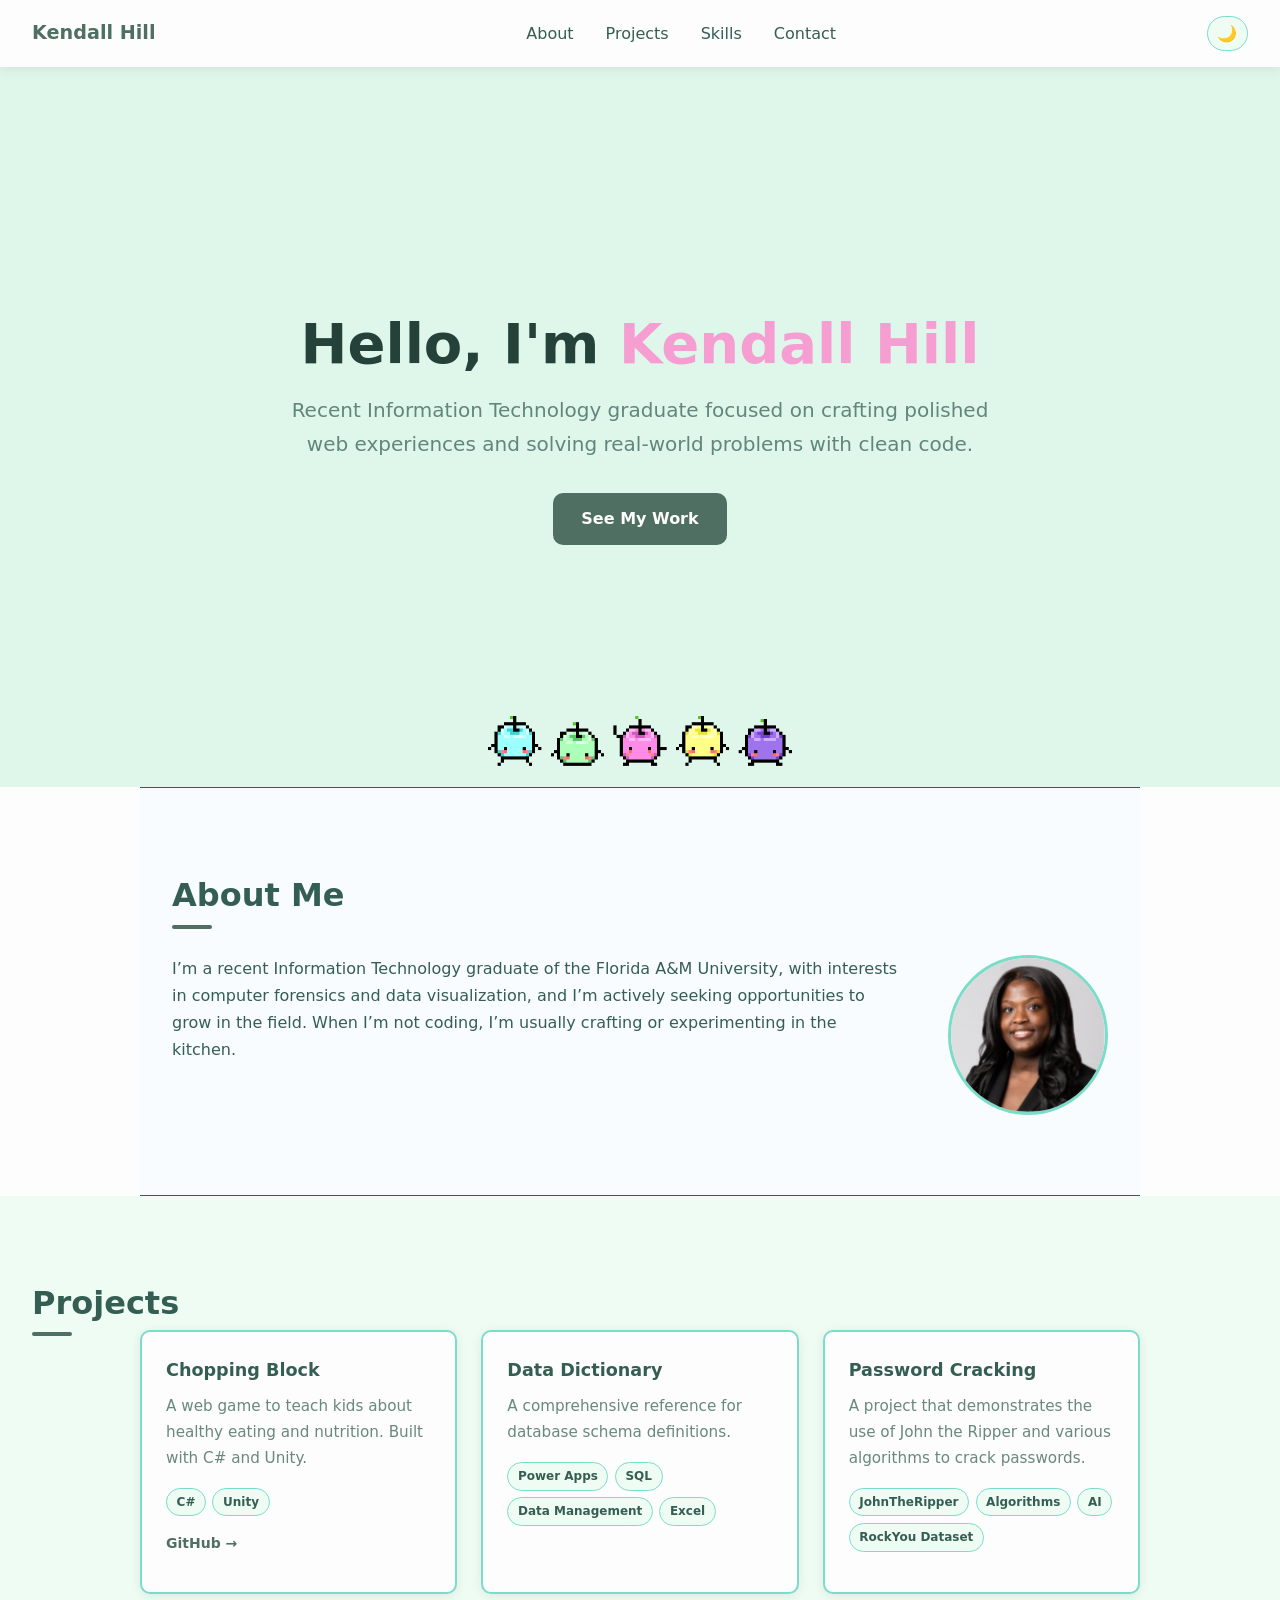
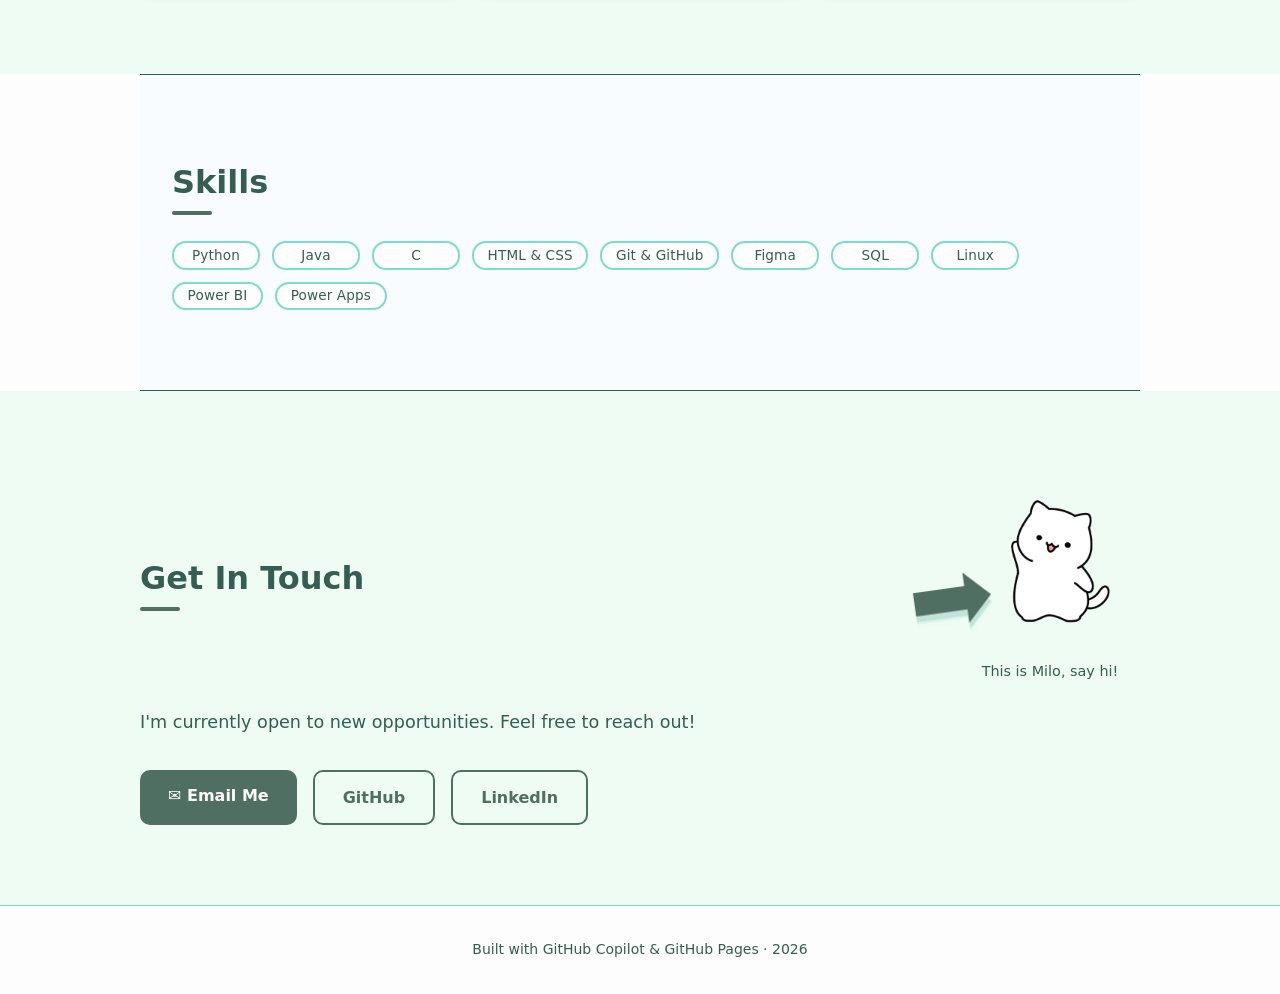
<file: index.html>
<!DOCTYPE html>
<html lang="en">
  <head>
    <meta charset="UTF-8" />
    <meta name="viewport" content="width=device-width, initial-scale=1.0" />
    <title>My Portfolio</title>
    <link rel="stylesheet" href="style.css" />
  </head>
  <body>
    <!-- ============================================================
         NAVIGATION
    ============================================================ -->
    <nav class="navbar">
      <span class="nav-logo">Kendall Hill</span>
      <button class="hamburger" id="hamburger-btn" aria-label="Toggle navigation menu" aria-expanded="false">
        <span class="hamburger-line"></span>
        <span class="hamburger-line"></span>
        <span class="hamburger-line"></span>
      </button>
      <ul class="nav-links" id="nav-links">
        <li><a href="#about">About</a></li>
        <li><a href="#projects">Projects</a></li>
        <li><a href="#skills">Skills</a></li>
        <li><a href="#contact">Contact</a></li>
      </ul>
      <button class="dark-mode-toggle" id="dark-mode-btn" aria-label="Toggle dark mode">🌙</button>
    </nav>

    <!-- ============================================================
         HERO
    ============================================================ -->
   <section class="hero" id="hero">
  <div class="hero-content">
    <h1><span class="hero-greeting">Hello, I'm</span> <span class="hero-name">Kendall Hill</span></h1>
    <p class="hero-subtitle">Recent Information Technology graduate focused on crafting polished web experiences and solving real-world problems with clean code.</p>
    <a href="#projects" class="btn">See My Work</a>
  </div>
  <img src="images/junimos.gif" alt="Junimos animation" class="hero-junimos" />
</section>

    <!-- ============================================================
         ABOUT
    ============================================================ -->
    <section class="section" id="about">
      <h2>About Me</h2>
      <div class="about-grid">
        <div class="about-text">
          <p>
             I’m a recent Information Technology graduate of the Florida A&M University, with interests in computer forensics and data visualization, and I’m actively seeking opportunities to grow in the field. When I’m not coding, I’m usually crafting or experimenting in the kitchen.   
          </p>
        </div>
      <div class="about-image" role="button" tabindex="0" aria-label="Spin profile picture">
        <img src="images/headshot.jpg" alt="Headshot of Kendall Hill" class="about-photo" />
      </div>
        
      </div>
    </section>

    <!-- ============================================================
         PROJECTS
         Projects are rendered from the `projects` array in script.js.
         Add your real projects there — Copilot can help you fill in the data!
    ============================================================ -->
    <section class="section section-alt" id="projects">
      <h2>Projects</h2>
      <div class="projects-grid" id="projects-container">
        <!-- Populated by script.js -->
      </div>
    </section>

    <!-- ============================================================
         SKILLS
    ============================================================ -->
    <section class="section" id="skills">
      <h2>Skills</h2>
      <!-- TODO: Ask Copilot to generate a styled skills section using your actual
           tech stack. Try: "Add a skills section with badges for these technologies: ..." -->
      <div class="skills-container" id="skills-container">
        <!-- Populated by script.js -->
      </div>
    </section>

    <!-- ============================================================
         CONTACT
    ============================================================ -->
 <section class="section section-alt" id="contact">
  <div class="contact-heading-row">
    <h2 id="contact-title">Get In Touch</h2>

    <div class="contact-visual contact-visual-heading">
      <div class="contact-arrow" aria-hidden="true">➡️</div>
      <div class="milo-wrapper">
        <img src="images/cat_waving.gif" alt="Waving cat animation" class="contact-cat" />
        <p class="milo-caption">This is Milo, say hi!</p>
        <p class="milo-treat hidden">Give Milo a treat and maybe he'll be nice.</p>
      </div>
    </div>
  </div>

  <div class="contact-layout">
    <div class="contact-content">
      <p class="contact-intro">
        I'm currently open to new opportunities. Feel free to reach out!
      </p>

      <div class="contact-links">
        <a href="mailto:kendall2.hill@famu.edu" class="btn">✉️ Email Me</a>
        <a href="https://github.com/kendall-hill" class="btn btn-outline" target="_blank">GitHub</a>
        <a href="https://linkedin.com/in/yourprofile" class="btn btn-outline" target="_blank">LinkedIn</a>
      </div>
    </div>
  </div>
</section>


    <footer>
      <p>Built with GitHub Copilot &amp; GitHub Pages · <span id="year"></span></p>
    </footer>

    <script src="script.js"></script>


  </body>
</html>
</file>
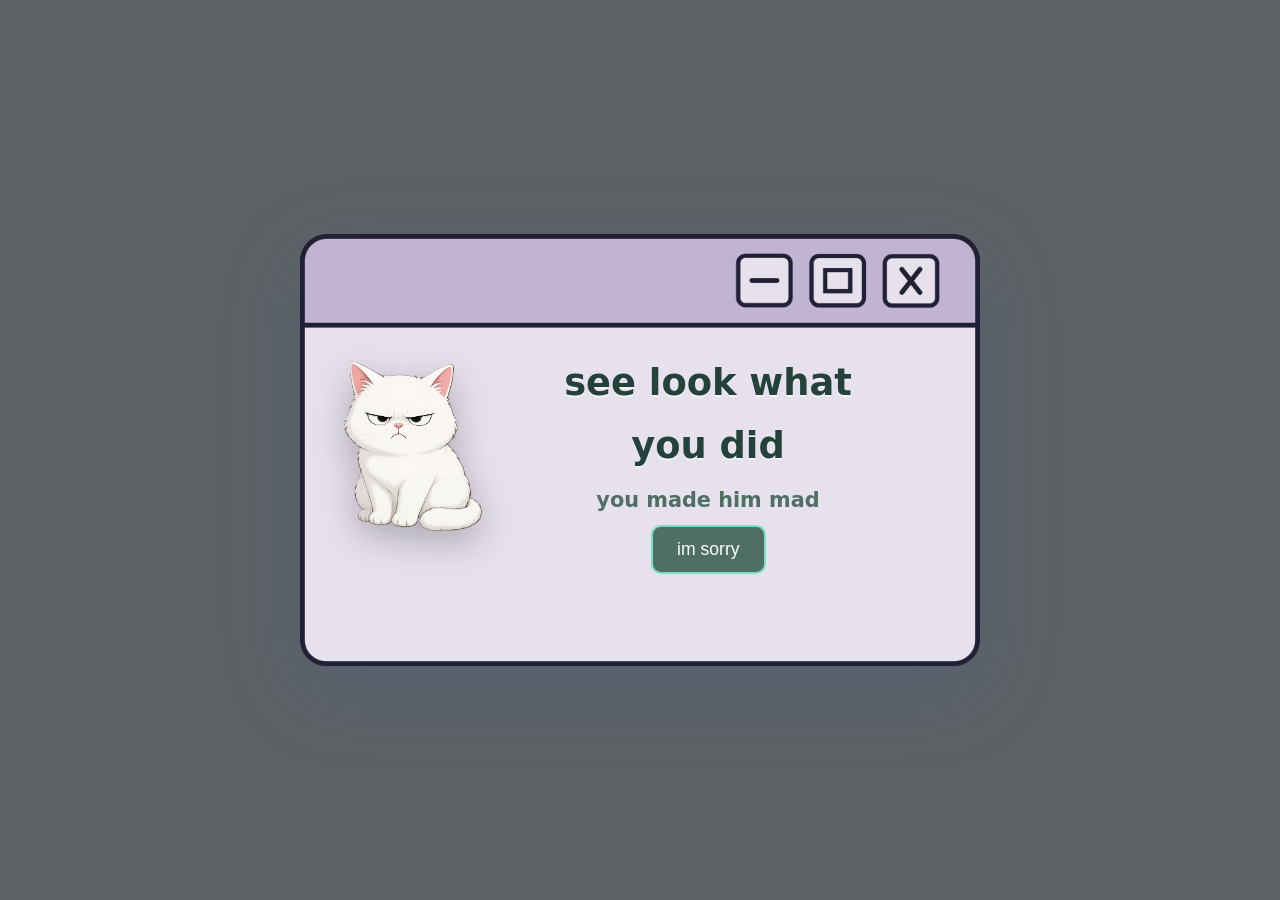
<file: blank.html>
<!DOCTYPE html>
<html lang="en">
  <head>
    <meta charset="UTF-8" />
    <meta name="viewport" content="width=device-width, initial-scale=1.0" />
    <title>Blank</title>
    <link rel="stylesheet" href="style.css" />
  </head>
  <body>
    <div id="milo-overlay">
      <div class="milo-popup">
        <div class="milo-popup-art">
          <img src="images/pop-up.png" class="milo-browser" alt="Browser popup window" />
          <img src="images/angry-cat.png" class="milo-angry-cat" alt="Angry cat" />
          <div class="milo-popup-copy">
            <p class="milo-final-message">see look what you did</p>
            <p class="milo-sub-message">you made him mad</p>
            <button id="milo-apology-btn" class="milo-apologize" type="button">im sorry</button>
          </div>
        </div>
      </div>
    </div>

    <script src="script.js"></script>
  </body>
</html>
</file>
<file: style.css>
/* ============================================================
   CSS CUSTOM PROPERTIES — edit these to theme your site!
   TODO: Try asking Copilot to suggest a color palette for you.
   ============================================================ */
*{
  cursor: url("images/cursor.png"), auto;
  }

button 
{
  cursor: url("images/cursor.png"), auto;
}

a,
a:hover,
a:focus-visible,
button:hover,
button:focus-visible,
.btn,
.btn:hover,
.btn:focus-visible,
.btn-outline,
.btn-outline:hover,
.btn-outline:focus-visible,
.dark-mode-toggle,
.dark-mode-toggle:hover,
.dark-mode-toggle:focus-visible {
  cursor: url("images/cursor.png"), auto !important;
}

   :root {
    --color-bg: #fdfdfd;
    --color-bg-alt: #effcf4;
    --color-surface: #f8fcff;
    --color-surface-alt: #effcf4;
    --color-hero-bg: #dff6ea;
    --color-text: #355e52;
    --color-text-muted: rgba(53, 94, 82, 0.74);
    --color-accent: #4f6f63;
    --color-accent-hover: #6b9080;
    --color-border: #7addc9;
    --color-heading: #24413a;
    --color-heading-accent: #f69ed2;
    --color-heading-accent-strong: #f6c3f4;
    --color-copy: #355e52;
    --color-copy-strong: #4f6f63;
    --color-panel: #fdfdfd;
    --cherry-blossom: #f6c3f4;
    --powder-petal: #fff6b3;
    --dust-grey: #effcf4;
    --ash-grey: #7addc9;
    --iron-grey: #355e52;
    --jungle-teal: #6b9080;
    --muted-teal: #a8f2f8;
    --frozen-water: #a8f2f8;
    --azure-mist: #effcf4;
    --mint-cream: #fdfdfd;
  --font-main: 'Segoe UI', system-ui, sans-serif;
  --radius: 10px;
  --shadow: 0 2px 12px rgba(0, 0, 0, 0.08);
  --transition: 0.2s ease;
}

/* Dark mode theme using CSS custom properties. Toggle by setting
  data-theme="dark" on the <html> or <body> element. */
:root[data-theme="dark"] {
  --color-bg: #21131d;
  --color-bg-alt: #2f1a29;
  --color-surface: #1a1017;
  --color-surface-alt: #2b1824;
  --color-hero-bg: #26141f;
  --color-text: #fdf7fb;
  --color-text-muted: rgba(253, 247, 251, 0.78);
  --color-accent: #fff6b3;
  --color-accent-hover: #f6c3f4;
  --color-border: #f69ed2;
  --color-heading: #fdf7fb;
  --color-heading-accent: #fff6b3;
  --color-heading-accent-strong: #f6c3f4;
  --color-copy: #f7ddeb;
  --color-copy-strong: #fff6b3;
  --color-panel: #2b1824;
  --font-main: 'Segoe UI', system-ui, sans-serif;
  --radius: 10px;
  --shadow: 0 4px 24px rgba(8, 5, 12, 0.72);
  --transition: 0.2s ease;
}

:root[data-theme="dark"] .hero .btn {
  background: #d2b34a;
  color: #21131d !important;
}

.dark-mode-toggle {
  border: 1px solid var(--color-border);
  background: var(--color-bg-alt);
  color: var(--color-text);
  border-radius: 999px;
  padding: 0.45rem 0.6rem;
  cursor: pointer;
  font-size: 1rem;
  transition: background var(--transition), color var(--transition), transform var(--transition);
}

.dark-mode-toggle:hover {
  transform: translateY(-1px);
  background: var(--color-accent);
  color: var(--color-heading);
}

/* ============================================================
   RESET & BASE
   ============================================================ */
*, *::before, *::after {
  box-sizing: border-box;
  margin: 0;
  padding: 0;
}

html {
  scroll-behavior: smooth;
}

body {
  font-family: var(--font-main);
  background-color: var(--color-bg);
  color: var(--color-text);
  line-height: 1.7;
}

a {
  color: var(--color-accent);
  text-decoration: none;
  transition: color var(--transition);
}

a:hover {
  color: var(--color-accent-hover);
}

/* ============================================================
   NAVIGATION
   ============================================================ */
.navbar {
  position: sticky;
  top: 0;
  z-index: 100;
  display: flex;
  align-items: center;
  justify-content: space-between;
  padding: 1rem 2rem;
  background: var(--color-bg);
  box-shadow: var(--shadow);
}

.nav-logo {
  font-weight: 700;
  font-size: 1.2rem;
  color: var(--color-accent);
}

.nav-links {
  list-style: none;
  display: flex;
  gap: 2rem;
}

.nav-links a {
  color: var(--color-text);
  font-weight: 500;
}

.nav-links a:hover {
  color: var(--color-accent);
}

/* Hamburger Menu */
.hamburger {
  display: none;
  flex-direction: column;
  background: transparent;
  border: none;
  cursor: pointer;
  gap: 6px;
  margin-right: 1rem;
}

.hamburger-line {
  width: 24px;
  height: 3px;
  background: var(--color-text);
  border-radius: 2px;
  transition: all 0.3s ease;
}

.hamburger.is-active .hamburger-line:nth-child(1) {
  transform: rotate(45deg) translate(10px, 10px);
}

.hamburger.is-active .hamburger-line:nth-child(2) {
  opacity: 0;
}

.hamburger.is-active .hamburger-line:nth-child(3) {
  transform: rotate(-45deg) translate(8px, -8px);
}

@media (max-width: 768px) {
  .hamburger {
    display: flex;
  }
  
  .nav-links {
    position: absolute;
    top: 100%;
    left: 0;
    right: 0;
    background: var(--color-bg);
    flex-direction: column;
    gap: 0;
    border-bottom: 1px solid var(--color-border);
    max-height: 0;
    overflow: hidden;
    transition: max-height 0.3s ease;
  }
  
  .nav-links.is-active {
    max-height: 300px;
  }
  
  .nav-links li {
    padding: 1rem 2rem;
    border-bottom: 1px solid var(--color-border);
  }
  
  .nav-links a {
    display: block;
  }
}

/* ============================================================
   HERO
   ============================================================ */
.hero {
  min-height: 80vh;
  display: flex;
  align-items: center;
  justify-content: center;
  text-align: center;
  padding: 4rem 2rem;
  background: var(--color-hero-bg);
  position: relative;
  overflow: hidden;
}

.hero::before {
  content: none;
}

.hero::after {
  content: none;
}

.hero-content {
  max-width: 700px;
  position: relative;
  z-index: 2;
}

.hero-junimos {
  position: absolute;
  left: 50%;
  bottom: 0.75rem;
  width: min(42vw, 360px);
  max-width: 100%;
  height: auto;
  transform: translateX(-50%);
  z-index: 1;
  pointer-events: none;
  user-select: none;
}


.hero h1 {
  position: relative;
  font-size: clamp(2rem, 5vw, 3.5rem);
  font-weight: 800;
  margin-bottom: 1rem;
  line-height: 1.2;
  color: var(--color-heading);
}

.hero-greeting {
  color: var(--color-heading);
}


.highlight {
  color: var(--color-accent);
}

.hero-name {
  color: var(--color-heading-accent);
}

.hero-subtitle {
  font-size: 1.25rem;
  color: var(--color-text-muted);
  text-shadow: 0 1px 0 rgba(255, 255, 255, 0.18);
  margin-bottom: 2rem;
}

/* ============================================================
   BUTTONS
   ============================================================ */
.btn {
  display: inline-block;
  padding: 0.75rem 1.75rem;
  background: var(--color-accent);
  color: #fdfdfd !important;
  border-radius: var(--radius);
  font-weight: 600;
  transition: background var(--transition), transform var(--transition);
}

.btn:hover {
  background: var(--color-accent-hover);
  transform: translateY(-2px);
}

.btn-outline {
  background: transparent;
  color: var(--color-accent) !important;
  border: 2px solid var(--color-accent);
}

.btn-outline:hover {
  background: var(--color-accent);
  color: #fdfdfd !important;
}

/* ============================================================
   SECTIONS
   ============================================================ */
.section {
  padding: 5rem 2rem;
  max-width: 1000px;
  margin: 0 auto;
  background: var(--color-surface);
}

#about.section {
  border-top: 1.5px solid var(--color-text);
  border-bottom: 1.5px solid var(--color-text);
}

#skills.section {
  border-top: 1.5px solid var(--color-text);
  border-bottom: 1.5px solid var(--color-text);
}

.section-alt {
  background: var(--color-surface-alt);
  max-width: 100%;
  padding: 5rem 2rem;
}

#projects.section-alt,
#contact.section-alt {
  position: relative;
  overflow: hidden;
  background: var(--color-surface-alt);
}

.section-alt > * {
  position: relative;
  z-index: 1;
  max-width: 1000px;
  margin: 0 auto;
}

h2 {
  font-size: 2rem;
  font-weight: 700;
  margin-bottom: 2rem;
  position: relative;
  display: inline-block;
}

/* Accent underline on section headings */
h2::after {
  content: '';
  position: absolute;
  bottom: -6px;
  left: 0;
  width: 40px;
  height: 4px;
  background: var(--color-accent);
  border-radius: 2px;
}

/* ============================================================
   ABOUT
   ============================================================ */
.about-grid {
  display: grid;
  grid-template-columns: 1fr auto;
  gap: 3rem;
  align-items: start;
}

.about-text p + p {
  margin-top: 1rem;
}

.about-image {
  width: 160px;
  height: 160px;
  border-radius: 50%;
  overflow: hidden;
  border: 3px solid var(--color-border);
  background: var(--color-bg-alt);
  cursor: pointer;
  perspective: 900px;
}

.about-photo {
  width: 100%;
  height: 100%;
  object-fit: cover;
  display: block;
  transform-style: preserve-3d;
  backface-visibility: hidden;
}

.about-image.is-spinning .about-photo {
  animation: coinSpin 0.9s ease-in-out;
}

 .coin-particle {
  position: fixed;
  left: 0;
  top: 0;
  width: 1.35rem;
  height: 1.35rem;
  display: grid;
  place-items: center;
  border-radius: 50%;
  background: transparent;
  color: var(--color-accent);
  font-size: 1.35rem;
  text-shadow: 0 0 6px rgba(246, 195, 244, 0.25);
  pointer-events: none;
  z-index: 999;
  will-change: transform, opacity;
}

@keyframes coinSpin {
  0% {
    transform: rotateY(0deg) scale(1);
  }
  25% {
    transform: rotateY(90deg) scale(0.9);
  }
  50% {
    transform: rotateY(180deg) scale(1.05);
  }
  75% {
    transform: rotateY(270deg) scale(0.9);
  }
  100% {
    transform: rotateY(360deg) scale(1);
  }
}

/* ============================================================
   PROJECTS
   ============================================================ */
.projects-grid {
  display: grid;
  grid-template-columns: repeat(auto-fill, minmax(280px, 1fr));
  gap: 1.5rem;
}

.project-card {
  position: relative;
  overflow: hidden;
  background: var(--color-panel);
  border: 2px solid var(--color-border);
  border-radius: var(--radius);
  padding: 1.5rem;
  box-shadow: var(--shadow);
  transition: transform var(--transition), box-shadow var(--transition);
}

.project-card > * {
  position: relative;
  z-index: 1;
}

.project-card:hover {
  transform: translateY(-4px);
  box-shadow: 0 8px 24px rgba(122, 221, 201, 0.22);
}

.project-card h3 {
  font-size: 1.1rem;
  margin-bottom: 0.5rem;
  color: var(--color-text);
}

.project-card p {
  color: var(--color-text-muted);
  font-size: 0.95rem;
  line-height: 1.7;
  margin-bottom: 1rem;
}

.project-tags {
  display: flex;
  flex-wrap: wrap;
  gap: 0.4rem;
  margin-bottom: 1rem;
}

.tag {
  font-size: 0.75rem;
  font-weight: 600;
  padding: 0.2rem 0.6rem;
  background: var(--color-surface-alt);
  border: 1px solid var(--color-border);
  border-radius: 999px;
  color: var(--color-text);
}

.project-links {
  display: flex;
  gap: 0.75rem;
}

.project-links a {
  font-size: 0.875rem;
  font-weight: 600;
}

/* ============================================================
   SKILLS
   ============================================================ */
.skills-container {
  display: flex;
  flex-wrap: wrap;
  gap: 0.75rem;
}

.skill-badge {
  display: inline-flex;
  align-items: center;
  justify-content: center;
  min-width: 5.5rem;
  padding: 0.35rem 0.85rem;
  background: var(--color-panel);
  border: 2px solid var(--color-border);
  border-radius: 14px;
  color: var(--color-text);
  font-size: 0.85rem;
  font-weight: 500;
  cursor: default;
  line-height: 1;
  box-shadow: none;
  letter-spacing: 0.01em;
  transition: background var(--transition), color var(--transition), border-color var(--transition);
}

.skill-badge:hover {
  background: var(--color-surface-alt);
  color: var(--color-accent);
  border-color: var(--color-accent);
}

.skill-badge:focus-visible {
  outline: 2px solid var(--color-accent);
  outline-offset: 2px;
}

/* ============================================================
   CONTACT
   ============================================================ */
.contact-intro {
  color: var(--color-text);
  margin-bottom: 2rem;
  font-size: 1.1rem;
}

.contact-heading-row {
  display: flex;
  align-items: center;
  justify-content: space-between;
  gap: 1.5rem;
  margin-bottom: 1.5rem;
}

.contact-heading-row h2 {
  margin-bottom: 0;
}

.contact-links {
  display: flex;
  flex-wrap: wrap;
  gap: 1rem;
}

.contact-layout {
  display: grid;
  grid-template-columns: minmax(0, 1fr) auto;
  align-items: center;
  gap: 2rem;
}

.contact-content {
  max-width: 42rem;
}

.contact-visual {
  position: relative;
  display: flex;
  align-items: center;
  justify-content: center;
  min-width: min(280px, 36vw);
}

.contact-visual-heading {
  min-width: 0;
  flex-shrink: 0;
}

.contact-arrow {
  position: absolute;
  left: -3.25rem;
  top: 35%;
  font-size: clamp(4rem, 8vw, 6.5rem);
  line-height: 1;
  color: var(--color-accent);
  transform: rotate(-8deg);
  text-shadow: 0 6px 0 rgba(0, 0, 0, 0.08);
  filter: drop-shadow(0 8px 0 rgba(122, 221, 201, 0.22));
  animation: arrowWiggle 1.8s ease-in-out infinite;
  user-select: none;
}

.contact-cat {
  display: block;
  width: min(240px, 80vw);
  margin: 0;
  pointer-events: auto;
  user-select: none;
  cursor: url("data:image/svg+xml,%3Csvg xmlns='http://www.w3.org/2000/svg' width='32' height='32' viewBox='0 0 32 32'%3E%3Ctext x='2' y='24' font-size='22'%3E%F0%9F%91%89%3C/text%3E%3C/svg%3E") 4 0, pointer;
}

.contact-visual-heading .contact-cat {
  width: min(180px, 34vw);
}

/* ============================================================
   FOOTER
   ============================================================ */
footer {
  text-align: center;
  padding: 2rem;
  color: var(--color-copy);
  font-size: 0.875rem;
  border-top: 1px solid var(--color-border);
}

/* ============================================================
   RESPONSIVE
   Optimized for screens under 600px with hamburger menu,
   single-column layouts, and adjusted typography.
   ============================================================ */
@media (max-width: 768px) {
  .about-grid {
    grid-template-columns: 1fr;
  }

  .contact-layout {
    grid-template-columns: 1fr;
  }

  .contact-heading-row {
    flex-direction: column;
    align-items: flex-start;
    margin-bottom: 1rem;
  }

  .contact-visual {
    justify-content: center;
    min-width: 0;
    padding-left: 0;
  }

  .contact-visual-heading {
    align-self: flex-end;
  }

  .contact-arrow {
    left: 0;
    top: -2rem;
    transform: rotate(0deg);
  }

  .milo-angry-cat {
    top: -1.8rem;
    left: 14%;
    width: min(160px, 44vw);
  }

  .avatar-placeholder {
    width: 20px;
    height: 20px;
  }
}

@media (max-width: 600px) {
  /* ---- Navigation ---- */
  .navbar {
    padding: 1rem;
    flex-wrap: wrap;
  }

  .nav-logo {
    font-size: 1rem;
  }

  .dark-mode-toggle {
    padding: 0.35rem 0.5rem;
    font-size: 0.9rem;
  }

  /* ---- Hero Section ---- */
  .hero {
    min-height: 60vh;
    padding: 2rem 1rem;
  }

  .hero h1 {
    font-size: clamp(1.5rem, 4vw, 2.2rem);
    margin-bottom: 1rem;
  }

  .hero-subtitle {
    font-size: 1rem;
    margin-bottom: 1.5rem;
  }

  .hero-junimos {
    width: min(35vw, 200px);
    bottom: 0.5rem;
  }

  /* ---- Sections ---- */
  .section {
    padding: 3rem 1rem;
  }

  .section-alt {
    padding: 3rem 1rem;
  }

  h2 {
    font-size: 1.5rem;
    margin-bottom: 1.5rem;
  }

  /* ---- About Section ---- */
  .about-grid {
    gap: 1.5rem;
  }

  .about-image {
    width: 120px;
    height: 120px;
    margin: 0 auto;
  }

  .about-text p {
    font-size: 0.95rem;
  }

  /* ---- Projects Grid (Single Column) ---- */
  .projects-grid {
    grid-template-columns: 1fr;
    gap: 1rem;
  }

  .project-card {
    padding: 1.25rem;
  }

  .project-card h3 {
    font-size: 1rem;
  }

  .project-card p {
    font-size: 0.9rem;
  }

  /* ---- Skills Section ---- */
  .skills-container {
    gap: 0.5rem;
  }

  .skill-badge {
    min-width: auto;
    padding: 0.4rem 0.8rem;
    font-size: 0.85rem;
    border-radius: 12px;
  }

  /* ---- Contact Section ---- */
  .contact-intro {
    font-size: 1rem;
    margin-bottom: 1.5rem;
  }

  .contact-links {
    flex-direction: column;
    gap: 0.75rem;
  }

  .contact-links a {
    width: 100%;
    text-align: center;
  }

  .contact-visual-heading .contact-cat {
    width: min(160px, 44vw);
  }

  .contact-visual {
    padding-left: 0;
    margin-top: 1.5rem;
  }

  .contact-arrow {
    display: none;
  }

  .contact-cat {
    width: min(200px, 70vw);
  }

  .milo-wrapper {
    width: 100%;
  }

  /* ---- Footer ---- */
  footer {
    padding: 1.5rem;
    font-size: 0.8rem;
  }

  /* ---- Buttons ---- */
  .btn {
    padding: 0.65rem 1.5rem;
    font-size: 0.95rem;
  }

  .btn-outline {
    font-size: 0.95rem;
  }
}

@media (max-width: 480px) {
  /* Extra small devices */
  .navbar {
    padding: 0.75rem;
  }

  .nav-logo {
    font-size: 0.95rem;
  }

  .hero {
    min-height: 50vh;
    padding: 1.5rem 1rem;
  }

  .hero h1 {
    font-size: clamp(1.25rem, 3.5vw, 2rem);
  }

  .hero-subtitle {
    font-size: 0.95rem;
  }

  h2 {
    font-size: 1.25rem;
    margin-bottom: 1rem;
  }

  .section {
    padding: 2rem 1rem;
  }

  .section-alt {
    padding: 2rem 1rem;
  }

  .project-card {
    padding: 1rem;
  }

  .btn {
    padding: 0.6rem 1.2rem;
    font-size: 0.9rem;
  }
}

/* Cat message bubble */
.cat-message {
  position: fixed;
  transform: translate(-50%, -10px);
  background: var(--color-bg-alt);
  border: 1px solid var(--color-border);
  padding: 0.5rem 0.75rem;
  border-radius: 10px;
  font-size: 0.9rem;
  color: var(--color-text);
  opacity: 0;
  transition: opacity 0.25s ease, transform 0.25s ease;
  z-index: 9999;
  pointer-events: none;
  max-width: 200px;
  text-align: center;
}
/* Speech bubble tail */

.cat-message::after {
  content: "";
  position: absolute;
  bottom: -8px;
  left: 50%;
  transform: translateX(-50%);
  border-left: 8px solid transparent;
  border-right: 8px solid transparent;
  border-top: 8px solid var(--color-bg-alt);
}

.cat-message.is-visible {
  opacity: 1;
  transform: translate(-50%, -18px);
}

.milo-wrapper {
  display: flex;
  flex-direction: column;
  align-items: center;
  text-align: center;
}

.milo-caption {
  margin-top: 0.5rem;
  font-size: 0.9rem;
  color: var(--color-copy);
}

.shredded {
  display: inline-block;
  color: var(--color-text);
  position: relative;
  animation: shredEffect 0.6s ease forwards;
}

@keyframes shredEffect {
  0% { transform: rotate(0deg) scale(1); opacity: 1; }
  40% { transform: rotate(-6deg) scale(1.05); }
  70% { transform: rotate(6deg) scale(0.95); }
  100% {
    opacity: 0;
    transform: rotate(12deg) translateY(20px) scale(0.8);
    filter: blur(3px);
  }
}

.page-destroyed {
  animation: vanishPage 0.8s ease forwards;
}

@keyframes vanishPage {
  0% { opacity: 1; }
  40% { opacity: 0.4; filter: blur(2px); }
  100% { opacity: 0; filter: blur(6px); pointer-events: none; }
}

@keyframes arrowWiggle {
  0%, 100% {
    transform: rotate(-8deg) translateY(0);
  }
  50% {
    transform: rotate(-8deg) translateY(-6px);
  }
}

.hidden {
  display: none !important;
}

#milo-overlay {
  position: fixed;
  inset: 0;
  z-index: 10000;
  display: grid;
  place-items: center;
  padding: 2rem;
  background: rgba(17, 24, 28, 0.68);
  backdrop-filter: blur(6px);
}

.milo-popup {
  display: flex;
  flex-direction: column;
  align-items: center;
  gap: 1rem;
}

.milo-popup-art {
  position: relative;
  width: min(680px, 92vw);
}

.milo-browser {
  display: block;
  width: 100%;
  height: auto;
  filter: drop-shadow(0 24px 40px rgba(53, 80, 166, 0.16));
}

.milo-angry-cat {
  position: absolute;
  top: -1.1rem;
  left: 18%;
  width: min(190px, 36vw);
  transform: translateX(-60%) translateY(70%);
  z-index: 1;
  filter: drop-shadow(0 12px 18px rgba(0, 0, 0, 0.25));
}

.milo-popup-copy {
  position: absolute;
  left: 50%;
  top: 53%;
  transform: translate(-30%, -50%);
  display: flex;
  flex-direction: column;
  align-items: center;
  gap: 0.4rem;
}

.milo-final-message {
  margin: 0;
  font-size: clamp(1.4rem, 3.5vw, 2.3rem);
  font-weight: 800;
  text-align: center;
  color: var(--color-heading);
  text-shadow: 0 2px 0 rgba(255, 255, 255, 0.55);
}

.milo-sub-message {
  margin: 0;
  font-size: clamp(1rem, 2.2vw, 1.3rem);
  font-weight: 600;
  text-align: center;
  color: var(--color-copy-strong);
}

.milo-box {
  display: flex;
  flex-direction: column;
  align-items: center;
  gap: 1.2rem;
}

.milo-apologize {
  padding: 0.75rem 1.5rem;
  font-size: 1.1rem;
  border-radius: 10px;
  border: 2px solid var(--color-border);
  background: var(--color-accent);
  color: #fdfdfd;
  cursor: pointer;
  transition: transform 0.25s ease, background 0.25s ease;
}

.milo-apologize:hover {
  transform: translateY(-3px);
  background: var(--color-accent-hover);
}

#milo-apology-btn {
  --runaway-x: 0px;
  --runaway-y: 0px;
  position: relative;
  transform: translate(var(--runaway-x), var(--runaway-y));
  will-change: transform;
}

#milo-apology-btn:hover {
  transform: translate(var(--runaway-x), calc(var(--runaway-y) - 3px));
}
</file>
